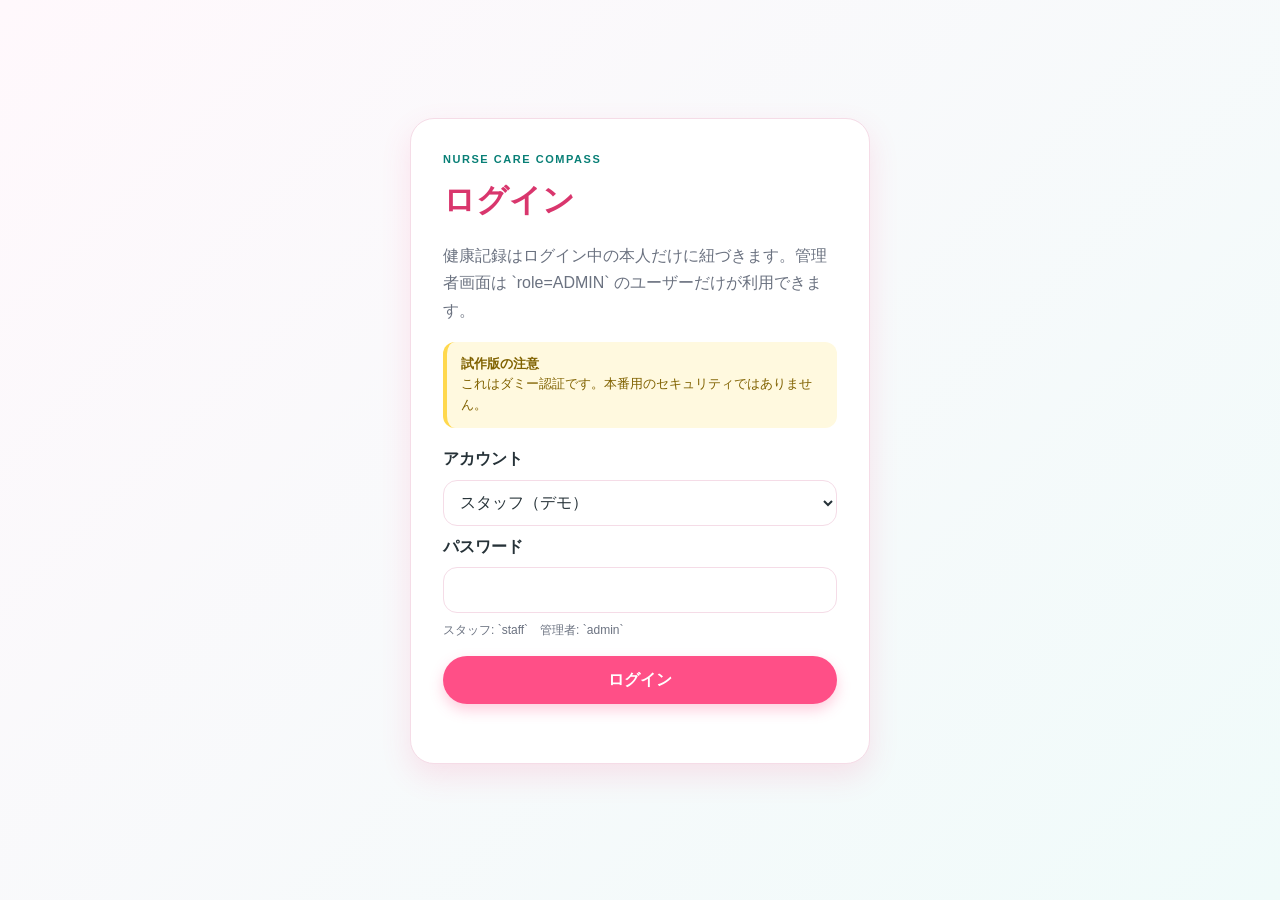
<file: login.html>
<!DOCTYPE html>
<html lang="ja">
<head>
  <meta charset="UTF-8">
  <meta name="viewport" content="width=device-width, initial-scale=1.0">
  <title>ログイン | Nurse Care Compass</title>
  <link rel="stylesheet" href="style.css">
</head>
<body class="login-page">
  <main class="login-card">
    <p class="eyebrow">NURSE CARE COMPASS</p>
    <h1>ログイン</h1>
    <p class="login-lead">健康記録はログイン中の本人だけに紐づきます。管理者画面は `role=ADMIN` のユーザーだけが利用できます。</p>
    <div class="demo-warning" role="note"><strong>試作版の注意</strong><br>これはダミー認証です。本番用のセキュリティではありません。</div>
    <form id="login-form" class="login-form">
      <label for="account">アカウント</label>
      <select id="account">
        <option value="staff">スタッフ（デモ）</option>
        <option value="admin">管理者（デモ）</option>
      </select>
      <label for="password">パスワード</label>
      <input id="password" type="password" autocomplete="current-password" required>
      <p class="demo-credentials">スタッフ: `staff`　管理者: `admin`</p>
      <button type="submit">ログイン</button>
      <p id="login-error" class="login-error" role="alert"></p>
    </form>
  </main>
  <script src="auth.js"></script>
  <script>
    document.getElementById("login-form").addEventListener("submit", (event) => {
      event.preventDefault();
      const ok = NCCAuth.login(document.getElementById("account").value, document.getElementById("password").value);
      if (!ok) { document.getElementById("login-error").textContent = "アカウントまたはパスワードが違います。"; return; }
      window.location.href = document.getElementById("account").value === "admin" ? "admin.html" : "index.html";
    });
  </script>
</body>
</html>
</file>
<file: style.css>
:root {
  --background: #FFF8FC;
  --primary: #FF4F87;
  --primary-dark: #D9366D;
  --coral: #FF7A59;
  --turquoise: #22C7B8;
  --turquoise-dark: #087F76;
  --lemon: #FFD84D;
  --lavender: #9C7AF2;
  --blue: #46C2FF;
  --surface: #FFFFFF;
  --text: #263238;
  --muted: #6B7280;
  --border: #F5DCE7;
  --soft-pink: #FFF0F6;
  --soft-blue: #ECF9FF;
  --soft-mint: #E8FBF8;
  --soft-yellow: #FFF9DF;
  --soft-lavender: #F2EEFF;
  --shadow: 0 12px 30px rgba(255, 79, 135, .14);
}

* { box-sizing: border-box; }
body { margin: 0; font-family: "Yu Gothic", "Meiryo", sans-serif; background: var(--background); color: var(--text); line-height: 1.6; }
header { background: linear-gradient(135deg, var(--primary) 0%, var(--coral) 100%); color: white; padding: 22px 20px 24px; text-align: center; box-shadow: 0 6px 18px rgba(255, 79, 135, .2); }
header h1 { margin: 0; color: white; letter-spacing: .02em; font-size: clamp(24px, 5vw, 32px); }
header p { margin: 4px 0 0; color: rgba(255, 255, 255, .94); font-size: 14px; }
main { max-width: 900px; margin: 30px auto 48px; padding: 0 20px; }
.card { background: var(--surface); border: 1px solid rgba(245, 220, 231, .9); border-top: 5px solid var(--primary); border-radius: 24px; padding: 30px; margin-bottom: 20px; box-shadow: var(--shadow); }
h1, h2, h3 { color: var(--primary-dark); }
h1 { margin: 0; }
h2 { margin: 8px 0 14px; font-size: clamp(22px, 4vw, 28px); }
h3 { margin: 30px 0 12px; padding-left: 12px; border-left: 5px solid var(--turquoise); }
.section-kicker, .eyebrow { letter-spacing: .13em; font-size: 11px; font-weight: bold; color: var(--turquoise-dark); }
.helper-text { color: var(--muted); font-size: 13px; margin-top: -6px; line-height: 1.7; }
.form-grid { display: grid; grid-template-columns: repeat(2, minmax(0, 1fr)); gap: 16px 20px; margin: 22px 0; }
.form-field { display: flex; align-items: center; gap: 10px; }
.form-field label { width: 150px; flex: 0 0 150px; }
.mental-state-field { align-items: flex-start; }
.mental-state-field { border: 0; padding: 0; margin: 0; min-width: 0; }
.mental-state-field legend { width: 150px; flex: 0 0 150px; font-weight: bold; color: var(--text); }
.sharing-options { border: 1px solid var(--border); padding: 14px; margin-top: 4px; border-radius: 16px; background: #fffafd; }
.sharing-options legend { width: 150px; flex: 0 0 150px; font-weight: bold; color: var(--text); }
.privacy-help { margin: 8px 0 0; color: var(--muted); font-size: 12px; }
.choice-grid { display: grid; grid-template-columns: repeat(2, minmax(0, 1fr)); gap: 8px 12px; width: 100%; }
.choice-grid label { display: flex; align-items: center; gap: 8px; width: auto; flex: none; padding: 9px 10px; border: 1px solid var(--border); border-radius: 12px; background: #fff; font-weight: normal; cursor: pointer; }
.choice-grid label:has(input:checked) { border-color: var(--turquoise); background: var(--soft-mint); }
.choice-grid input[type="checkbox"] { width: 18px; min-height: 18px; margin: 0; accent-color: var(--turquoise); }
.form-field input, .form-field select { box-sizing: border-box; width: 100%; }
.input-with-help { flex: 1; min-width: 0; }
.input-with-help small { display: block; margin-top: 4px; color: var(--muted); font-size: 12px; }
.nap-field input:disabled { opacity: .55; background: #f4f5f7; cursor: not-allowed; }
.form-field input[type="time"] { width: 140px; }
.memo-card { margin: 8px 0 22px; padding: 20px; border: 1px solid #ded4ff; border-radius: 20px; background: linear-gradient(135deg, var(--soft-lavender), var(--soft-blue)); }
.memo-heading { display: flex; justify-content: space-between; align-items: flex-start; gap: 12px; }
.memo-card h3 { margin: 0 0 4px; padding-left: 10px; border-left-color: var(--lavender); }
.memo-card p { margin: 0 0 12px; color: var(--muted); font-size: 13px; }
.memo-emoji { color: var(--lavender); font-size: 28px; line-height: 1; }
.memo-card textarea { display: block; width: 100%; min-height: 82px; resize: vertical; padding: 12px 14px; border: 1px solid #cfc2ff; border-radius: 14px; background: rgba(255,255,255,.9); color: var(--text); font: inherit; font-size: 16px; }
.memo-card textarea:focus { outline: none; border-color: var(--lavender); box-shadow: 0 0 0 4px rgba(156,122,242,.18); }
.memo-actions { display: flex; align-items: center; flex-wrap: wrap; gap: 10px; margin-top: 12px; }
.voice-button { min-height: 48px; padding: 10px 18px; background: var(--lavender); box-shadow: 0 6px 14px rgba(112,84,196,.2); }
.voice-button:disabled { opacity: .7; cursor: not-allowed; transform: none; }
.voice-status { color: var(--turquoise-dark); font-size: 13px; }
.metric-grid { display: grid; grid-template-columns: repeat(3, 1fr); gap: 12px; margin: 14px 0 24px; }
.metric-card { background: var(--soft-blue); border: 1px solid #C9EDF9; border-top: 4px solid var(--blue); border-radius: 20px; padding: 16px; }
.metric-card span, .metric-card small { display: block; color: var(--muted); font-size: 12px; }
.metric-card strong { color: #168eaa; font-size: 22px; margin-right: 4px; }
.metric-card:nth-child(1), .metric-card:nth-child(2) { background: var(--soft-mint); border-color: #c5eee8; border-top-color: var(--turquoise); }
.metric-card:nth-child(1) strong, .metric-card:nth-child(2) strong { color: var(--turquoise-dark); }
.metric-card:nth-child(3) { background: var(--soft-pink); border-color: #f7d9e5; border-top-color: var(--coral); }
.metric-card:nth-child(3) strong { color: var(--primary-dark); }
.metric-card:nth-child(4) { background: var(--soft-lavender); border-color: #ded4ff; border-top-color: var(--lavender); }
.metric-card:nth-child(4) strong { color: #7054c4; }
.metric-card:nth-child(5) { background: var(--soft-yellow); border-color: #f3e6ad; border-top-color: var(--lemon); }
.metric-card:nth-child(5) strong { color: #8a6800; }
.metric-card:nth-child(6) { background: var(--soft-lavender); border-color: #ded4ff; border-top-color: var(--lavender); }
.metric-card:nth-child(6) strong { color: #7054c4; }
label { display: inline-block; width: 180px; font-weight: bold; color: var(--text); }
input, select { min-height: 46px; padding: 10px 12px; border: 1px solid var(--border); border-radius: 14px; background: #fff; color: var(--text); font-size: 16px; transition: border-color .2s ease, box-shadow .2s ease, background-color .2s ease; }
input { width: 120px; }
select { width: 160px; }
input::placeholder { color: #8d98a8; }
input:focus, select:focus { outline: none; border-color: var(--turquoise); background: var(--soft-pink); box-shadow: 0 0 0 4px rgba(34, 199, 184, .2); }
textarea::placeholder { color: #8d98a8; }
button { min-height: 48px; background: var(--primary); color: white; border: none; border-radius: 999px; padding: 13px 24px; font-size: 16px; font-weight: bold; cursor: pointer; box-shadow: 0 6px 14px rgba(255, 79, 135, .28); transition: filter .2s ease, transform .2s ease, box-shadow .2s ease; }
button:hover { filter: brightness(1.06); transform: translateY(-2px); box-shadow: 0 9px 18px rgba(255, 79, 135, .3); }
button:active { transform: translateY(1px); box-shadow: 0 3px 8px rgba(255, 79, 135, .2); }
button:focus-visible, a:focus-visible { outline: 3px solid rgba(46, 196, 182, .75); outline-offset: 3px; }
.admin-link { display: inline-block; margin-top: 12px; color: white; font-size: 14px; text-underline-offset: 3px; }
.chart-container { position: relative; height: 320px; margin-top: 16px; padding: 12px; border-radius: 20px; background: var(--soft-mint); }
.chart-note { color: var(--muted); font-size: 14px; }
#result { min-height: 1.6em; margin: 14px 0 0; color: var(--turquoise-dark); font-weight: bold; }
#history { display: grid; gap: 8px; }
#history p { margin: 0; padding: 12px 14px; border-radius: 14px; background: var(--soft-pink); color: var(--muted); font-size: 13px; }

/* 管理者向けサポート画面 */
.admin-page { background: var(--background); color: var(--text); }
.admin-header { background: linear-gradient(120deg, var(--primary), var(--coral)); text-align: left; padding: 28px 24px; }
.admin-header-inner, .admin-main { max-width: 1180px; margin: 0 auto; }
.admin-header-inner { display: flex; justify-content: space-between; align-items: flex-start; gap: 24px; }
.admin-header h1 { margin: 4px 0 8px; color: white; font-size: clamp(24px, 4vw, 34px); }
.admin-header p:not(.eyebrow) { margin: 0; color: rgba(255, 255, 255, .9); }
.eyebrow { margin: 0; color: var(--turquoise-dark); font-size: 11px; font-weight: bold; letter-spacing: .14em; }
.admin-header .eyebrow { color: #fff4e4; }
.back-link { color: white; white-space: nowrap; padding: 10px 14px; border: 1px solid rgba(255,255,255,.6); border-radius: 12px; text-decoration: none; font-size: 14px; }
.admin-main { padding: 30px 20px 56px; }
.intro-panel, .section-heading, .detail-intro { display: flex; justify-content: space-between; align-items: center; gap: 20px; }
.intro-panel { margin-bottom: 20px; }
.admin-main h2 { margin: 4px 0 6px; color: var(--primary-dark); font-size: 24px; }
.muted, .last-updated { color: var(--muted); }
.last-updated { font-size: 13px; white-space: nowrap; }
.summary-grid { display: grid; grid-template-columns: repeat(4, 1fr); gap: 14px; margin-bottom: 20px; }
.summary-card { background: var(--surface); border: 1px solid var(--border); border-top: 4px solid var(--blue); border-radius: 18px; padding: 18px 20px; box-shadow: var(--shadow); }
.summary-card span, .detail-stats span { display: block; color: var(--muted); font-size: 13px; }
.summary-card strong { display: inline-block; margin-top: 7px; color: var(--primary-dark); font-size: 29px; }
.summary-card small { margin-left: 4px; color: var(--muted); }
.summary-card-warm { background: var(--soft-yellow); border-color: #f3dfad; border-top-color: var(--lemon); }
.summary-card-warm strong { color: #8a6800; }
.admin-card { background: var(--surface); border: 1px solid var(--border); border-radius: 24px; padding: 24px; margin-bottom: 20px; box-shadow: var(--shadow); }
.filter-label { display: flex; align-items: center; gap: 10px; width: auto; color: var(--muted); font-size: 13px; white-space: nowrap; writing-mode: horizontal-tb; }
.filter-label select { width: auto; font-size: 14px; padding: 8px 10px; }
.table-note { color: var(--muted); font-size: 13px; margin: 18px 0; }
.table-wrap { overflow-x: auto; }
table { width: 100%; border-collapse: collapse; min-width: 1000px; font-size: 13px; }
th { background: var(--soft-blue); color: #167f90; font-weight: bold; text-align: left; padding: 12px 10px; white-space: nowrap; }
th span { font-size: 11px; font-weight: normal; }
td { border-bottom: 1px solid #edf1f1; padding: 13px 10px; white-space: nowrap; }
tbody tr:hover, .selected-row { background: #fff7f8; }
td small { display: block; color: #9aa4ae; font-size: 11px; margin-top: 3px; }
.name-button, .detail-button { border: 0; background: none; cursor: pointer; font: inherit; box-shadow: none; transform: none; }
.name-button { color: var(--primary-dark); font-weight: bold; padding: 0; }
.detail-button { color: var(--turquoise-dark); border: 1px solid #8cddd4; border-radius: 10px; padding: 6px 9px; font-size: 12px; }
.status-chip { display: inline-block; border-radius: 99px; background: var(--soft-blue); color: var(--turquoise-dark); padding: 5px 9px; font-size: 12px; }
.status-consult { background: var(--soft-pink); color: var(--primary-dark); font-weight: bold; }
.status-attention { background: var(--soft-yellow); color: #806200; }
.privacy-label { color: var(--turquoise-dark); background: var(--soft-mint); padding: 7px 10px; border-radius: 99px; font-size: 12px; white-space: nowrap; }
.shared-mental-state { margin: 18px 0; padding: 14px 16px; border: 1px solid #c5eee8; border-left: 4px solid var(--turquoise); border-radius: 14px; background: var(--soft-mint); }
.shared-mental-state h3 { margin: 0 0 6px; border: 0; padding: 0; font-size: 15px; color: var(--turquoise-dark); }
.shared-mental-state p { margin: 0; color: var(--muted); font-size: 13px; }
.detail-intro h3 { margin: 0 0 3px; color: var(--primary-dark); font-size: 20px; }
.detail-intro p { margin: 0; font-size: 13px; }
.detail-stats { display: grid; grid-template-columns: repeat(4, 1fr); gap: 12px; margin: 22px 0; }
.detail-stats > div { background: var(--soft-pink); border: 1px solid #f5dce0; border-left: 4px solid var(--primary); border-radius: 18px; padding: 14px; }
.detail-stats strong { display: block; margin-top: 7px; color: var(--primary-dark); font-size: 20px; }
.detail-stats strong small { font-size: 12px; }
.range-switch { display: flex; gap: 8px; margin: 18px 0 -8px; }
.range-button { color: var(--turquoise-dark); background: white; border: 1px solid #8cddd4; padding: 7px 12px; font-size: 13px; box-shadow: none; }
.range-button.is-active { color: white; background: var(--turquoise); }
.charts-grid, .support-grid { display: grid; grid-template-columns: 1fr 1fr; gap: 16px; }
.chart-panel, .support-panel { border: 1px solid var(--border); border-radius: 20px; padding: 16px; background: #fff; }
.chart-panel h3, .support-panel h3 { margin: 0; color: var(--turquoise-dark); font-size: 16px; border-left-color: var(--blue); }
.chart-panel p, .support-panel > p { margin: 4px 0 12px; font-size: 12px; }
.detail-chart { height: 240px; position: relative; }
.support-grid { margin-top: 16px; }
.record-row { display: flex; align-items: center; gap: 7px; margin: 18px 0; color: var(--muted); font-size: 13px; }
.record-row span { width: 145px; }
.record-dot { width: 16px; height: 16px; background: #ccefeb; border-radius: 50%; }
.record-dot.is-on { background: var(--coral); }
.back-dot.is-on { background: var(--lavender); }
.meeting-item { padding: 10px 0; border-bottom: 1px solid #edf1f1; font-size: 13px; }
.meeting-item strong { color: var(--primary-dark); }
.meeting-item p { margin: 5px 0 0; color: var(--muted); line-height: 1.6; }
.next-followup { margin-top: 13px; color: var(--muted); font-size: 13px; }
.next-followup strong { color: var(--primary-dark); }
.empty-state { text-align: center; color: var(--muted); padding: 24px; }
.sr-only { position: absolute; width: 1px; height: 1px; overflow: hidden; clip: rect(0, 0, 0, 0); }
.login-page { min-height: 100vh; display: grid; place-items: center; padding: 24px; background: linear-gradient(135deg, #fff8fc, #f0fbfa); }
.login-card { width: min(100%, 460px); padding: 32px; border: 1px solid var(--border); border-radius: 24px; background: var(--surface); box-shadow: var(--shadow); }
.login-card h1 { margin: 6px 0 12px; color: var(--primary-dark); }
.login-lead { color: var(--muted); line-height: 1.7; }
.demo-warning { margin: 18px 0; padding: 12px 14px; border-left: 4px solid var(--lemon); border-radius: 12px; background: var(--soft-yellow); color: #806200; font-size: 13px; line-height: 1.6; }
.login-form { display: grid; gap: 8px; }
.login-form label { width: auto; }
.login-form input, .login-form select { width: 100%; }
.demo-credentials { margin: 0 0 8px; color: var(--muted); font-size: 12px; }
.login-error { min-height: 1.4em; margin: 0; color: var(--primary-dark); font-size: 13px; }
.logout-button { position: fixed; top: 14px; right: 14px; z-index: 20; min-height: 36px; padding: 7px 12px; border: 1px solid rgba(255,255,255,.7); background: rgba(255,255,255,.92); color: var(--primary-dark); font-size: 12px; box-shadow: 0 4px 12px rgba(69,91,120,.12); }
.support-panel label { display: block; width: auto; margin: 8px 0; font-size: 13px; }
.support-panel label input, .support-panel textarea { display: block; width: 100%; margin-top: 5px; box-sizing: border-box; }
.support-panel textarea { padding: 10px; border: 1px solid var(--border); border-radius: 12px; font: inherit; resize: vertical; }
.support-panel button { min-height: 40px; margin-top: 10px; padding: 8px 14px; font-size: 13px; }
.reminder-panel { display: grid; grid-template-columns: minmax(190px, .7fr) 1fr; gap: 20px; align-items: center; margin-bottom: 20px; padding: 20px 24px; border: 1px solid #f5dce0; border-left: 5px solid var(--coral); border-radius: 22px; background: var(--soft-pink); box-shadow: var(--shadow); }
.reminder-panel h2 { margin: 4px 0 0; color: var(--primary-dark); font-size: 21px; }
.reminder-list { display: grid; gap: 8px; }
.reminder { display: flex; justify-content: space-between; gap: 12px; padding: 11px 14px; border-radius: 13px; color: var(--primary-dark); background: white; font-size: 13px; }
.reminder.today { border-left: 4px solid var(--coral); }.reminder.tomorrow { border-left: 4px solid var(--lemon); }.reminder span { color: var(--muted); }
.schedule-card { overflow: hidden; }.schedule-counts { display: flex; gap: 8px; flex-wrap: wrap; }.schedule-counts span { padding: 8px 11px; border-radius: 99px; background: var(--soft-mint); color: var(--turquoise-dark); font-size: 12px; }.schedule-counts strong { font-size: 18px; }
.schedule-toolbar { display: flex; justify-content: space-between; align-items: center; gap: 12px; margin: 18px 0 12px; }.schedule-tabs { display: flex; gap: 7px; }.schedule-tab { min-height: 36px; padding: 7px 14px; color: var(--turquoise-dark); background: white; border: 1px solid #8cddd4; box-shadow: none; }.schedule-tab.is-active { color: white; background: var(--turquoise); }.schedule-legend { margin: 0; color: var(--muted); font-size: 11px; }.legend-dot { display: inline-block; width: 9px; height: 9px; margin: 0 3px 0 8px; border-radius: 50%; }.legend-today { background: var(--coral); }.legend-tomorrow { background: var(--lemon); }.legend-week { background: var(--blue); }.legend-overdue { background: #e66b75; }
.schedule-list { display: grid; gap: 8px; }.schedule-item { display: grid; grid-template-columns: 125px 1fr auto; gap: 16px; align-items: center; padding: 13px 15px; border: 1px solid var(--border); border-left: 5px solid var(--blue); border-radius: 15px; background: white; }.schedule-today { border-left-color: var(--coral); background: #fff1f5; }.schedule-tomorrow { border-left-color: var(--lemon); background: #fffced; }.schedule-week { border-left-color: var(--blue); background: #f1f9ff; }.schedule-overdue { border-left-color: #e66b75; background: #fff0f0; }.schedule-completed { border-left-color: var(--turquoise); opacity: .78; }.schedule-date strong, .schedule-date span { display: block; }.schedule-date strong { color: var(--primary-dark); }.schedule-date span { margin-top: 3px; color: var(--muted); font-size: 12px; }.schedule-title { display: flex; align-items: center; gap: 8px; }.schedule-content p { margin: 5px 0 0; color: var(--muted); font-size: 12px; }.schedule-type { color: var(--turquoise-dark); font-weight: bold; }.status-done { background: var(--soft-mint); color: var(--turquoise-dark); }.complete-button { min-height: 34px; padding: 6px 10px; color: var(--primary-dark); background: white; border: 1px solid #f2a9bd; font-size: 12px; box-shadow: none; }
.calendar-heading { display: flex; justify-content: space-between; align-items: center; gap: 12px; margin-top: 26px; }.calendar-heading h3 { margin: 0; color: var(--turquoise-dark); font-size: 17px; }.calendar-legend { display: flex; flex-wrap: wrap; gap: 5px 10px; margin: 7px 0 0; color: var(--muted); font-size: 10px; }.calendar-legend span { white-space: nowrap; }.calendar-legend-dot { display: inline-block; width: 8px; height: 8px; margin-right: 3px; border-radius: 50%; }.calendar-legend-interview { background: var(--primary); }.calendar-legend-follow { background: var(--turquoise); }.calendar-legend-holiday { background: var(--lemon); }.calendar-legend-today { background: var(--coral); }.calendar-legend-overdue { background: #e66b75; }.calendar-nav { min-width: 34px; min-height: 30px; padding: 0; color: var(--turquoise-dark); background: var(--soft-mint); box-shadow: none; }.calendar-nav + .calendar-nav { margin-left: 5px; }.schedule-calendar { display: grid; grid-template-columns: repeat(7, minmax(0, 1fr)); gap: 5px; margin-top: 10px; }.calendar-weekday { padding: 5px; color: var(--muted); text-align: center; font-size: 11px; }.calendar-empty { min-height: 54px; }.calendar-day { display: flex; min-height: 68px; flex-direction: column; align-items: flex-start; gap: 2px; padding: 7px; color: var(--text); background: white; border: 1px solid var(--border); border-radius: 10px; box-shadow: none; }.calendar-day:hover, .calendar-day.is-today { border-color: var(--primary); background: var(--soft-pink); }.calendar-day.is-holiday { background: #fffbed; }.calendar-day.is-holiday strong, .calendar-holiday { color: #b67b00; }.calendar-day.is-today.is-holiday { background: #fff0e7; }.calendar-day:focus-visible { outline: 3px solid rgba(255, 79, 135, .28); outline-offset: 1px; }.calendar-day strong { color: var(--primary-dark); }.calendar-holiday { width: 100%; overflow: hidden; font-size: 9px; line-height: 1.15; text-overflow: ellipsis; white-space: nowrap; }.calendar-events { display: grid; width: 100%; gap: 2px; }.calendar-event { display: flex; align-items: center; min-width: 0; gap: 3px; overflow: hidden; font-size: 10px; line-height: 1.2; text-align: left; text-overflow: ellipsis; white-space: nowrap; }.calendar-event i { flex: 0 0 7px; width: 7px; height: 7px; border-radius: 50%; background: var(--primary); }.calendar-event em { overflow: hidden; font-style: normal; text-overflow: ellipsis; }.calendar-event-follow i { background: var(--turquoise); }.calendar-event-today i { background: var(--coral); }.calendar-event-overdue i { background: #e66b75; }.calendar-event-completed { color: var(--muted); text-decoration: line-through; }.calendar-event-completed i { background: var(--muted); }.calendar-more { color: var(--muted); font-size: 10px; }.calendar-day-detail { margin-top: 12px; padding: 12px; border-radius: 14px; background: var(--soft-lavender); }.calendar-day-detail:empty { display: none; }.calendar-day-detail h4 { margin: 0 0 8px; color: var(--primary-dark); }.calendar-day-detail .schedule-item { grid-template-columns: 100px 1fr; margin-top: 7px; padding: 9px; }.calendar-day-detail .complete-button { display: none; }.completion-box { margin-top: 16px; padding-top: 14px; border-top: 1px dashed var(--border); }.completion-box h4 { margin: 0 0 8px; color: var(--primary-dark); font-size: 14px; }

/* スマートフォンアプリ向けホーム画面 */
.app-page { background: linear-gradient(180deg, #fff8fc 0%, #f6fcff 100%); padding-bottom: calc(88px + env(safe-area-inset-bottom)); overflow-x: hidden; }
.app-header { padding: 22px 20px 30px; text-align: left; background: linear-gradient(135deg, #ff4f87, #ff7a59 62%, #ffd84d); }
.app-header-inner { max-width: 900px; margin: 0 auto; display: flex; justify-content: space-between; align-items: flex-start; gap: 16px; }
.app-header h1 { margin: 2px 0 4px; font-size: clamp(23px, 6vw, 32px); letter-spacing: -.03em; }
.app-header h1 span { color: #fff5a3; }
.app-header p:not(.app-kicker) { margin: 0; color: rgba(255,255,255,.94); font-size: 14px; }
.app-kicker, .section-kicker { margin: 0; color: #fff4e4; font-size: 10px; font-weight: 800; letter-spacing: .16em; }
.admin-link { margin-top: 2px; padding: 8px 10px; border: 1px solid rgba(255,255,255,.65); border-radius: 999px; font-size: 12px; white-space: nowrap; }
.app-main { max-width: 720px; margin: -12px auto 0; padding: 0 14px; position: relative; z-index: 1; }
.app-section { margin-bottom: 16px; padding: 22px 18px; border: 1px solid rgba(245,220,231,.9); border-radius: 24px; background: rgba(255,255,255,.94); box-shadow: 0 10px 28px rgba(69,91,120,.08); scroll-margin-top: 16px; }
.today-section { border-top: 5px solid var(--primary); }
.section-heading-row { display: flex; justify-content: space-between; align-items: center; gap: 12px; }
.section-heading-row h2 { margin: 2px 0 0; font-size: 24px; }
.section-kicker { color: var(--turquoise-dark); }
.date-chip, .section-icon { display: grid; place-items: center; min-height: 38px; padding: 0 12px; border-radius: 999px; background: var(--soft-yellow); color: #8a6800; font-size: 12px; font-weight: 700; }
.section-icon { width: 40px; padding: 0; font-size: 20px; }
.section-icon.pink { background: var(--soft-pink); color: var(--primary-dark); }.section-icon.turquoise { background: var(--soft-mint); color: var(--turquoise-dark); }.section-icon.lavender { background: var(--soft-lavender); color: #7054c4; }.section-icon.yellow { background: var(--soft-yellow); color: #8a6800; }
.section-lead { margin: 4px 0 16px; color: var(--muted); font-size: 13px; }
.unit-input { display: flex; align-items: center; gap: 7px; min-width: 0; }.unit-input input { width: 100%; }.unit-input span { color: var(--muted); white-space: nowrap; font-size: 14px; }
.form-grid { gap: 14px; margin: 18px 0; }.form-field { min-width: 0; }.form-field label, .mental-state-field legend { color: var(--text); }
.mental-state-field { margin-top: 20px; padding-top: 18px; border-top: 1px dashed #eaddea; }.mental-state-field legend { margin-bottom: 10px; }
.choice-grid label { min-height: 46px; align-items: center; }.sharing-options { margin-top: 18px; }.sharing-options summary { cursor: pointer; font-weight: 700; color: var(--turquoise-dark); padding: 4px 0 10px; }
.sharing-options[open] summary { margin-bottom: 10px; }.recovery-row { display: flex; align-items: center; gap: 12px; margin: 18px 0; }.recovery-row label { width: auto; flex: 0 0 auto; }.recovery-row select { flex: 1; }
.record-button { width: 100%; min-height: 56px; border-radius: 18px; font-size: 17px; background: linear-gradient(135deg, var(--primary), #ff6a77); }.record-button span { font-size: 22px; vertical-align: -1px; }
.support-link { display: flex; justify-content: space-between; align-items: center; min-height: 52px; margin-top: 18px; padding: 12px 14px; border-radius: 15px; color: var(--turquoise-dark); background: var(--soft-mint); font-weight: 700; text-decoration: none; }.privacy-note { padding: 12px; border-radius: 14px; background: var(--soft-yellow); color: #806200; font-size: 13px; }
.bottom-nav { position: fixed; z-index: 10; right: 0; bottom: 0; left: 0; display: grid; grid-template-columns: repeat(5, 1fr); min-height: 70px; padding: 7px 6px calc(7px + env(safe-area-inset-bottom)); border-top: 1px solid #f1dce8; background: rgba(255,255,255,.96); box-shadow: 0 -8px 24px rgba(69,91,120,.1); backdrop-filter: blur(12px); }
.nav-item { display: flex; flex-direction: column; align-items: center; justify-content: center; gap: 2px; border-radius: 14px; color: #8b8f9a; font-size: 10px; font-weight: 700; text-decoration: none; }.nav-item span:first-child { min-height: 22px; font-size: 20px; line-height: 1; }.nav-item.is-active { color: var(--primary-dark); background: var(--soft-pink); }
@media (min-width: 801px) { .app-main { max-width: 960px; }.today-section .form-grid { grid-template-columns: repeat(2, minmax(0, 1fr)); }.app-section:not(.today-section) { padding: 26px 30px; } }
@media (max-width: 600px) { .app-header-inner { display: block; }.app-header .admin-link { display: inline-block; margin-top: 14px; }.app-main { padding: 0 10px; }.app-section { padding: 20px 15px; border-radius: 20px; }.form-grid { grid-template-columns: 1fr; }.form-field { align-items: stretch; }.form-field label { width: auto; flex-basis: auto; }.form-field input, .form-field select, .input-with-help { width: 100%; }.choice-grid { grid-template-columns: 1fr; }.memo-card { padding: 16px; }.recovery-row { align-items: stretch; flex-direction: column; gap: 6px; }.recovery-row select { width: 100%; }.chart-container { height: 250px; margin-left: -4px; margin-right: -4px; }.metric-grid { grid-template-columns: repeat(2, minmax(0, 1fr)); gap: 8px; }.metric-card { padding: 13px 11px; }.metric-card strong { font-size: 19px; } }

@media (max-width: 800px) {
  .form-grid { grid-template-columns: 1fr; }
  .metric-grid { grid-template-columns: repeat(2, 1fr); }
  .admin-header-inner, .intro-panel, .section-heading, .detail-intro { align-items: flex-start; flex-direction: column; }
  .summary-grid, .detail-stats { grid-template-columns: repeat(2, 1fr); }
  .charts-grid, .support-grid { grid-template-columns: 1fr; }
  .reminder-panel { grid-template-columns: 1fr; gap: 10px; }
  .schedule-toolbar { align-items: flex-start; flex-direction: column; }
  .schedule-legend { line-height: 1.9; }
  .schedule-item { grid-template-columns: 100px 1fr; gap: 8px 12px; }
  .schedule-item .complete-button { grid-column: 1 / -1; justify-self: start; }
  .calendar-appointment-actions { grid-column: 1 / -1; justify-content: flex-start; }
  .admin-card { padding: 18px 14px; }
  .last-updated { align-self: flex-start; }
}
 .calendar-appointment-form { margin: 10px 0 14px; padding: 14px; border: 1px solid #f1d4e2; border-radius: 16px; background: rgba(255,255,255,.8); }
 .calendar-appointment-form h5 { margin: 0 0 10px; color: var(--primary-dark); font-size: 15px; }
 .calendar-form-grid { display: grid; grid-template-columns: repeat(3, minmax(0, 1fr)); gap: 10px; }
 .calendar-form-grid label { display: grid; gap: 5px; color: var(--text); font-size: 12px; font-weight: 700; }
 .calendar-form-grid input, .calendar-form-grid select, .calendar-form-grid textarea { width: 100%; min-width: 0; padding: 9px 10px; border: 1px solid #e6d6e2; border-radius: 10px; background: white; color: var(--text); font: inherit; font-weight: 400; }
 .calendar-form-memo { grid-column: 1 / -1; }
 .calendar-form-actions { display: flex; align-items: center; gap: 8px; margin-top: 10px; }
 .calendar-form-actions button, .calendar-action-button { min-height: 32px; padding: 6px 10px; border-radius: 9px; font-size: 12px; }
 .calendar-cancel-button, .calendar-action-button { color: var(--turquoise-dark); background: white; border: 1px solid #8cddd4; box-shadow: none; }
 .calendar-day-list { display: grid; gap: 7px; }
 .calendar-day-detail .calendar-appointment-item { grid-template-columns: 92px 1fr auto; margin-top: 0; }
 .calendar-appointment-actions { display: flex; flex-wrap: wrap; justify-content: flex-end; gap: 5px; }
 .calendar-delete-button { color: #b74761; border-color: #efb1c2; }
 .schedule-type-フォロー { color: var(--turquoise-dark); }
 .schedule-type-キャリア { color: #7054c4; }
 .schedule-type-相談 { color: #d15d4c; }
 .schedule-type-定期, .schedule-type-新人 { color: var(--primary-dark); }
@media (max-width: 480px) {
  .card { padding: 22px 18px; border-radius: 20px; }
  .form-field { align-items: flex-start; flex-direction: column; gap: 5px; }
  .form-field label { width: auto; flex-basis: auto; }
  .mental-state-field legend { width: auto; flex-basis: auto; }
  .sharing-options legend { width: auto; flex-basis: auto; }
  .choice-grid { grid-template-columns: 1fr; }
  .form-field input, .form-field select, .form-field input[type="time"] { width: 100%; }
  .input-with-help { width: 100%; }
  .card > button { width: 100%; }
  .admin-main { padding: 20px 12px 40px; }
  .calendar-form-grid { grid-template-columns: 1fr; }
  .calendar-form-memo { grid-column: auto; }
  .calendar-day-detail .calendar-appointment-item { grid-template-columns: 86px 1fr; }
  .calendar-appointment-actions { grid-column: 1 / -1; justify-content: flex-start; }
  .summary-grid { gap: 8px; }
  .summary-card { padding: 14px 12px; }
  .summary-card strong { font-size: 24px; }
  .detail-stats { gap: 8px; }
  .record-row span { width: 118px; font-size: 12px; }
  .record-dot { width: 13px; height: 13px; }
}
</file>
